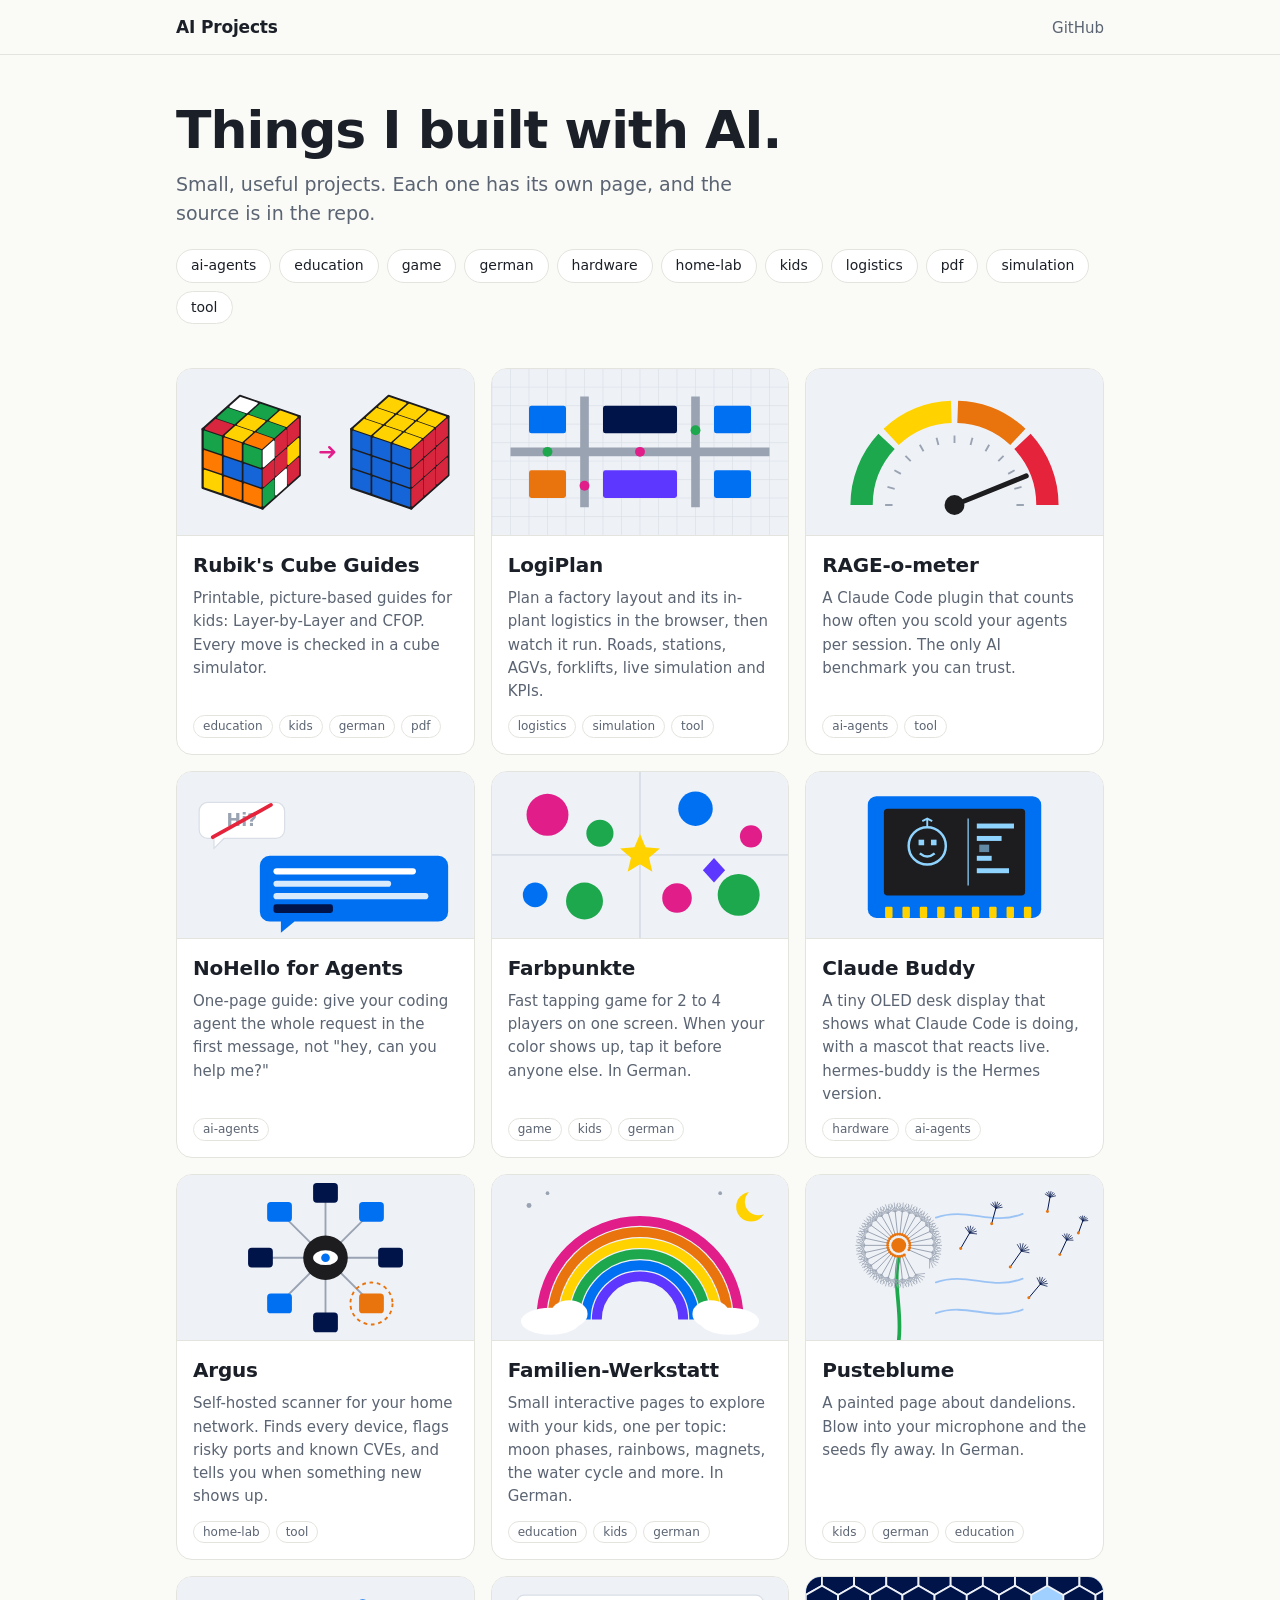
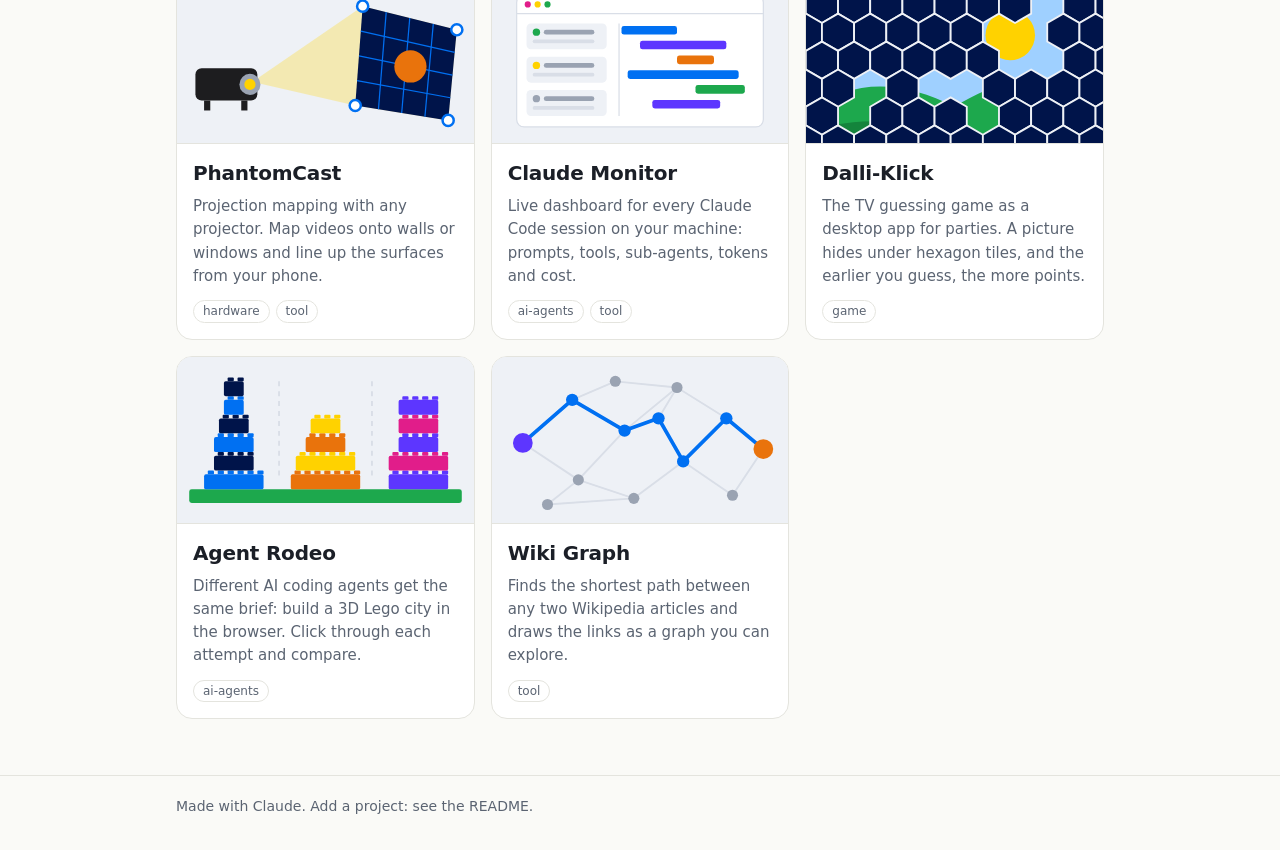
<file: index.html>
<!doctype html>
<html lang="en">
<head>
<meta charset="utf-8">
<meta name="viewport" content="width=device-width, initial-scale=1">
<title>AI Projects</title>
<meta name="description" content="A collection of small projects built with AI, shared as websites, PDFs and source code.">
<link rel="icon" href="assets/favicon.svg" type="image/svg+xml">
<link rel="stylesheet" href="assets/site.css">
</head>
<body>
<header class="site"><div class="wrap">
  <a class="brand" href="./">AI Projects</a>
  <nav><a href="https://github.com/" id="gh">GitHub</a></nav>
</div></header>
<main class="wrap">
  <section class="hero">
    <h1>Things I built with AI.</h1>
    <p>Small, useful projects. Each one has its own page, and the source is in the repo.</p>
    <div class="filters" id="filters" aria-label="Filter by tag"></div>
  </section>
  <section class="grid" id="grid" aria-live="polite"></section>
</main>
<footer class="site"><div class="wrap">Made with Claude. Add a project: see the README.</div></footer>
<script>
(async function () {
  var m = location.hostname.match(/^(.+)\.github\.io$/);
  if (m) document.getElementById('gh').href = 'https://github.com/' + m[1] + '/AIProjects';
  var grid = document.getElementById('grid'), filters = document.getElementById('filters');
  var projects = [], active = null;
  try { projects = await (await fetch('projects.json')).json(); }
  catch (e) { grid.innerHTML = '<p class="empty">Could not load projects.json. If you opened this file directly, start a local server: <code>python3 -m http.server</code></p>'; return; }
  projects = projects.filter(function (p) { return p.status !== 'draft'; }).sort(function (a, b) { return (b.date || '').localeCompare(a.date || ''); });
  var tags = Array.from(new Set([].concat.apply([], projects.map(function (p) { return p.tags || []; })))).sort();
  function esc(s) { return String(s).replace(/[&<>"]/g, function (c) { return ({'&':'&amp;','<':'&lt;','>':'&gt;','"':'&quot;'})[c]; }); }
  function render() {
    var list = projects.filter(function (p) { return !active || (p.tags || []).indexOf(active) > -1; });
    grid.innerHTML = list.length ? list.map(function (p) {
      var thumb = p.thumbnail ? ' style="background-image:url(' + esc(p.thumbnail) + ')"' : '';
      var ext = p.url ? ' target="_blank" rel="noopener"' : '';
      var href = p.url ? p.url : 'projects/' + p.slug + '/';
      return '<a class="card" href="' + esc(href) + '"' + ext + '><div class="thumb"' + thumb + '></div><div class="body"><h2>' + esc(p.title) + '</h2><p>' + esc(p.summary) + '</p><div class="tags">' + (p.tags || []).map(function (t) { return '<span class="tag">' + esc(t) + '</span>'; }).join('') + '</div></div></a>';
    }).join('') : '<p class="empty">No projects with this tag yet.</p>';
  }
  filters.innerHTML = tags.length > 1 ? tags.map(function (t) { return '<button class="chip" aria-pressed="false" data-t="' + esc(t) + '">' + esc(t) + '</button>'; }).join('') : '';
  filters.addEventListener('click', function (e) {
    var b = e.target.closest('.chip'); if (!b) return;
    active = active === b.dataset.t ? null : b.dataset.t;
    filters.querySelectorAll('.chip').forEach(function (c) { c.setAttribute('aria-pressed', String(c.dataset.t === active)); });
    render();
  });
  render();
})();
</script>
</body>
</html>
</file>
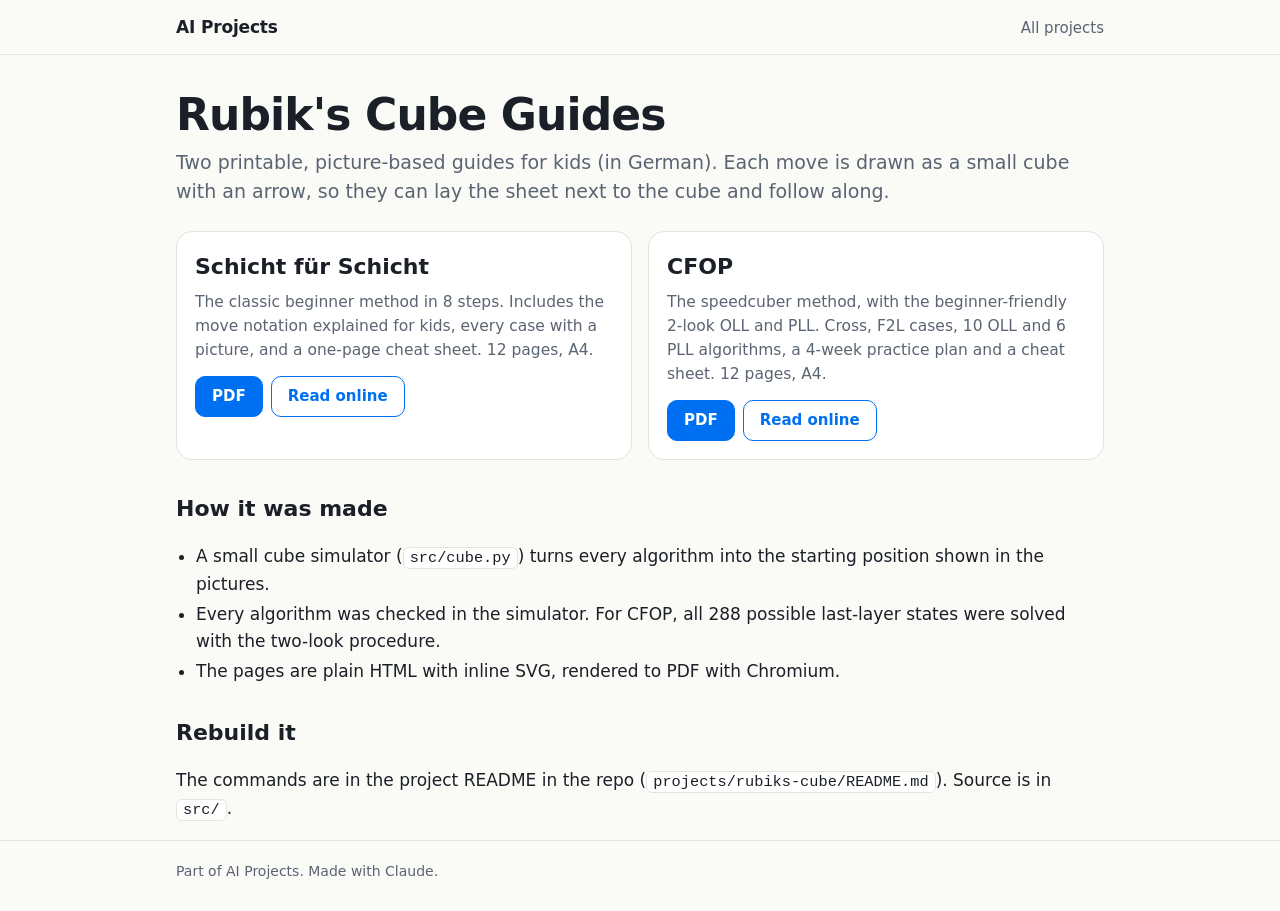
<file: projects/rubiks-cube/index.html>
<!doctype html>
<html lang="en">
<head>
<meta charset="utf-8">
<meta name="viewport" content="width=device-width, initial-scale=1">
<title>Rubik's Cube Guides</title>
<meta name="description" content="Printable picture guides for learning the Rubik's Cube: Layer-by-Layer and CFOP.">
<link rel="icon" href="../../assets/favicon.svg" type="image/svg+xml">
<link rel="stylesheet" href="../../assets/site.css">
</head>
<body>
<header class="site"><div class="wrap"><a class="brand" href="../../">AI Projects</a><nav><a href="../../">All projects</a></nav></div></header>
<main class="wrap proj">
  <h1>Rubik's Cube Guides</h1>
  <p class="lead">Two printable, picture-based guides for kids (in German). Each move is drawn as a small cube with an arrow, so they can lay the sheet next to the cube and follow along.</p>
  <div class="guides">
    <article class="guide">
      <h2>Schicht für Schicht</h2>
      <p>The classic beginner method in 8 steps. Includes the move notation explained for kids, every case with a picture, and a one-page cheat sheet. 12 pages, A4.</p>
      <div class="btns"><a class="btn primary" href="guides/schicht-fuer-schicht.pdf">PDF</a><a class="btn" href="guides/schicht-fuer-schicht.html">Read online</a></div>
    </article>
    <article class="guide">
      <h2>CFOP</h2>
      <p>The speedcuber method, with the beginner-friendly 2-look OLL and PLL. Cross, F2L cases, 10 OLL and 6 PLL algorithms, a 4-week practice plan and a cheat sheet. 12 pages, A4.</p>
      <div class="btns"><a class="btn primary" href="guides/cfop.pdf">PDF</a><a class="btn" href="guides/cfop.html">Read online</a></div>
    </article>
  </div>
  <h2 class="sec">How it was made</h2>
  <ul>
    <li>A small cube simulator (<code>src/cube.py</code>) turns every algorithm into the starting position shown in the pictures.</li>
    <li>Every algorithm was checked in the simulator. For CFOP, all 288 possible last-layer states were solved with the two-look procedure.</li>
    <li>The pages are plain HTML with inline SVG, rendered to PDF with Chromium.</li>
  </ul>
  <h2 class="sec">Rebuild it</h2>
  <p>The commands are in the project README in the repo (<code>projects/rubiks-cube/README.md</code>). Source is in <code>src/</code>.</p>
</main>
<footer class="site"><div class="wrap">Part of AI Projects. Made with Claude.</div></footer>
</body>
</html>
</file>
<file: assets/site.css>
:root { --bg:#fafaf7; --fg:#1b1f27; --muted:#5b6472; --card:#ffffff; --line:#e4e4de; --accent:#0070F2; --accent-fg:#fff; }
@media (prefers-color-scheme: dark) { :root:not([data-theme="light"]) { --bg:#14161a; --fg:#eceef2; --muted:#9aa3b2; --card:#1c1f25; --line:#2b2f37; --accent:#4d9bff; --accent-fg:#0b1220; } }
* { box-sizing:border-box; }
html { -webkit-text-size-adjust:100%; }
body { margin:0; background:var(--bg); color:var(--fg); font:17px/1.55 Inter, system-ui, -apple-system, "Segoe UI", sans-serif; }
a { color:var(--accent); }
.wrap { max-width:960px; margin:0 auto; padding:0 16px; }
header.site { border-bottom:1px solid var(--line); }
header.site .wrap { display:flex; align-items:center; justify-content:space-between; gap:12px; padding-top:14px; padding-bottom:14px; }
header.site a.brand { color:var(--fg); font-weight:800; text-decoration:none; letter-spacing:-.01em; }
header.site nav a { margin-left:16px; color:var(--muted); text-decoration:none; font-size:15px; }
header.site nav a:hover { color:var(--fg); }
.hero { padding:48px 0 24px; }
.hero h1 { font-size:clamp(32px,6vw,52px); line-height:1.05; margin:0 0 12px; letter-spacing:-.02em; }
.hero p { color:var(--muted); max-width:620px; margin:0; font-size:19px; }
.filters { display:flex; flex-wrap:wrap; gap:8px; margin:20px 0 4px; }
.chip { border:1px solid var(--line); background:var(--card); color:var(--fg); border-radius:999px; padding:5px 14px; font:inherit; font-size:14px; cursor:pointer; }
.chip[aria-pressed="true"] { background:var(--accent); color:var(--accent-fg); border-color:var(--accent); }
.grid { display:grid; grid-template-columns:repeat(auto-fill,minmax(280px,1fr)); gap:16px; padding:16px 0 56px; }
.card { background:var(--card); border:1px solid var(--line); border-radius:16px; overflow:hidden; display:flex; flex-direction:column; text-decoration:none; color:inherit; transition:transform .15s, box-shadow .15s; }
.card:hover { transform:translateY(-2px); box-shadow:0 8px 24px rgba(0,0,0,.08); }
.card .thumb { aspect-ratio:16/9; background:#eef1f6 center/cover no-repeat; border-bottom:1px solid var(--line); }
.card .body { padding:14px 16px 16px; display:flex; flex-direction:column; gap:6px; flex:1; }
.card h2 { margin:0; font-size:20px; letter-spacing:-.01em; }
.card p { margin:0; color:var(--muted); font-size:15px; flex:1; }
.tags { display:flex; flex-wrap:wrap; gap:6px; margin-top:6px; }
.tag { font-size:12px; color:var(--muted); border:1px solid var(--line); border-radius:999px; padding:1px 9px; }
.empty { color:var(--muted); padding:24px 0 56px; }
footer.site { border-top:1px solid var(--line); color:var(--muted); font-size:14px; padding:20px 0 32px; }
/* project pages */
.proj h1 { font-size:clamp(28px,5vw,44px); margin:36px 0 8px; letter-spacing:-.02em; line-height:1.1; }
.proj .lead { color:var(--muted); font-size:19px; margin:0 0 24px; }
.guides { display:grid; grid-template-columns:repeat(auto-fit,minmax(280px,1fr)); gap:16px; margin:12px 0 32px; }
.guide { background:var(--card); border:1px solid var(--line); border-radius:16px; padding:18px; }
.guide h2 { margin:0 0 6px; font-size:22px; }
.guide p { color:var(--muted); margin:0 0 14px; font-size:15.5px; }
.btns { display:flex; flex-wrap:wrap; gap:8px; }
.btn { display:inline-block; padding:8px 16px; border-radius:10px; border:1px solid var(--accent); text-decoration:none; font-weight:650; font-size:15px; }
.btn.primary { background:var(--accent); color:var(--accent-fg); }
.proj h2.sec { font-size:22px; margin:32px 0 8px; }
.proj ul { padding-left:20px; } .proj li { margin:4px 0; }
code { background:var(--card); border:1px solid var(--line); border-radius:6px; padding:1px 6px; font-size:.9em; }
</file>
